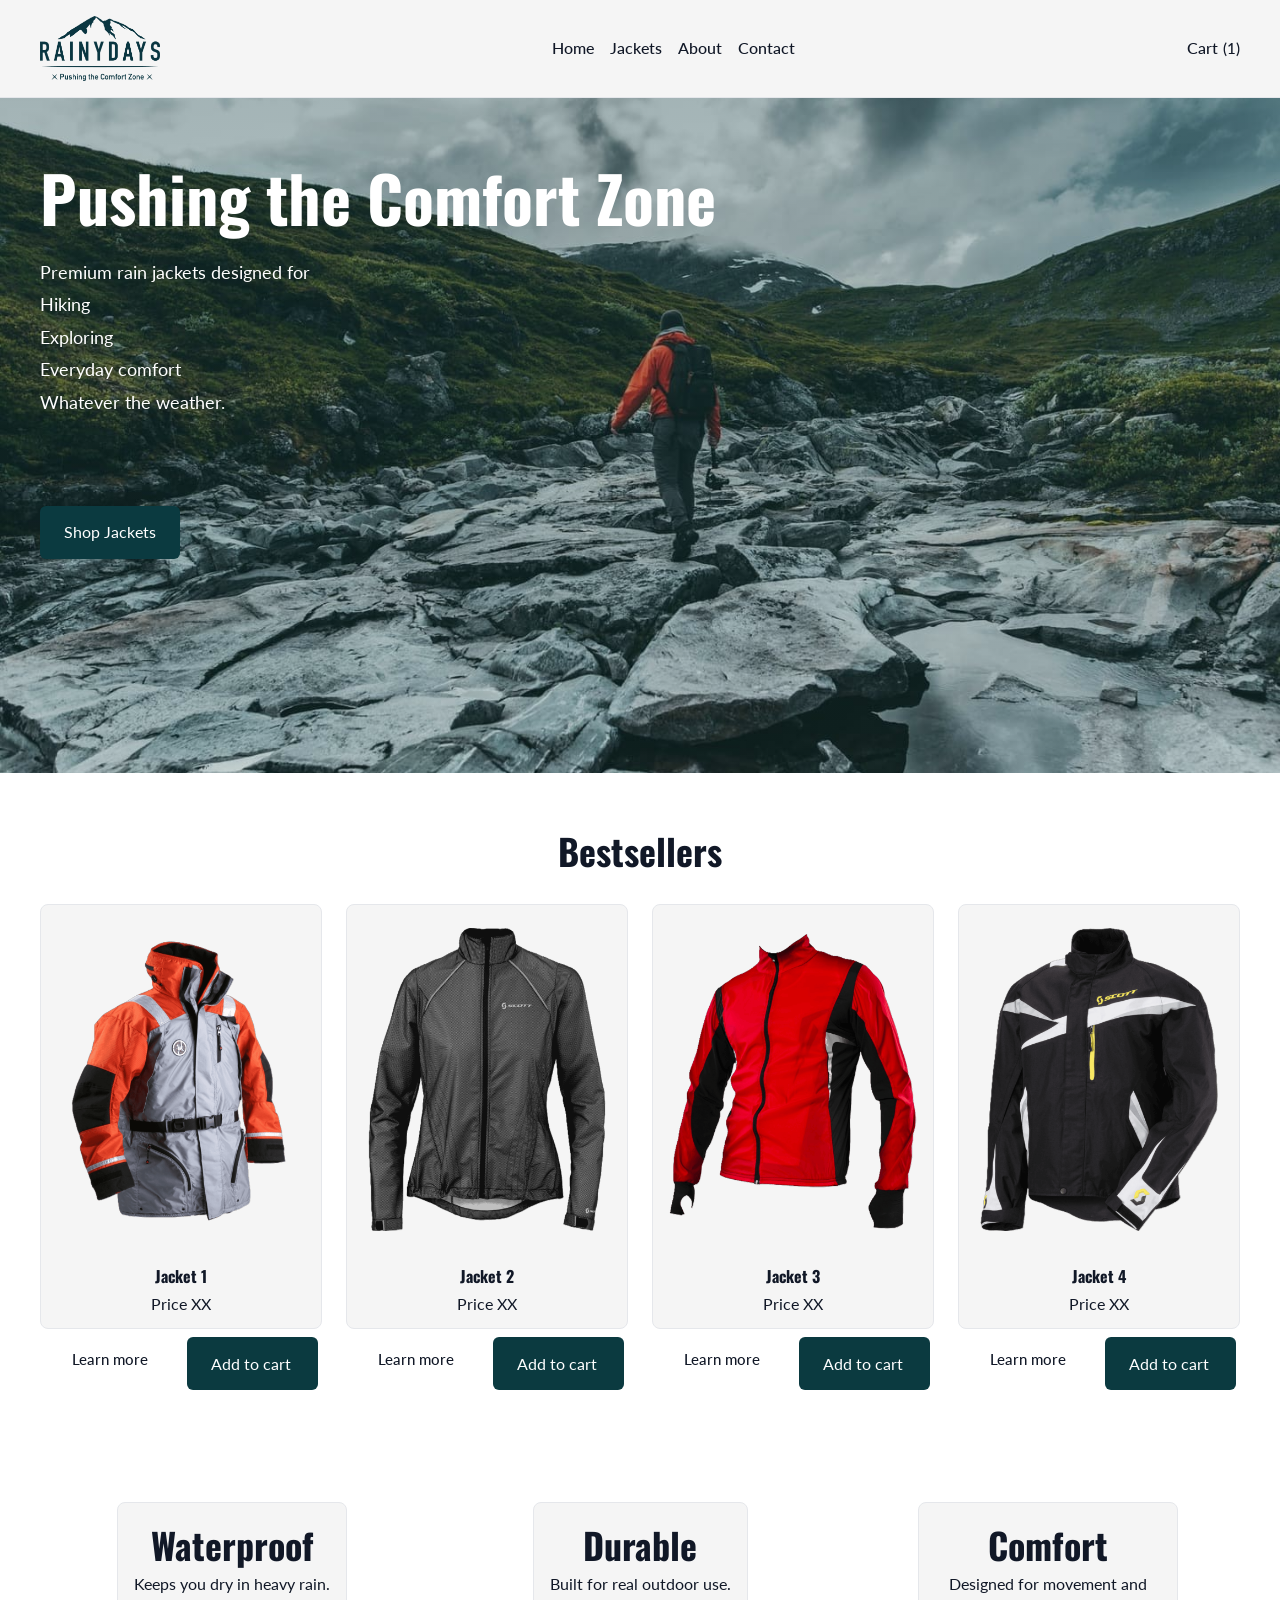
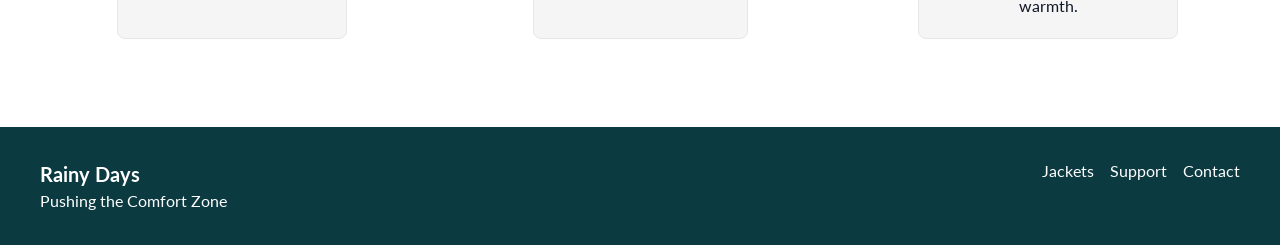
<file: index.html>
<!DOCTYPE html>
<html lang="en">
<head>
  <meta charset="UTF-8" />
  <meta name="viewport" content="width=device-width, initial-scale=1.0" />

  <title>Rainy Days | Home</title>
  <meta
    name="description"
    content="Premium rain jackets designed for outdoor adventures. Stay dry, comfortable, and ready for any weather."
  />

  <link rel="stylesheet" href="css/styles.css" />
  <link href="https://fonts.googleapis.com/css2?family=Oswald:wght@400;600;700&family=Lato:wght@300;400;700&display=swap" rel="stylesheet">
</head>

<body>
  <header class="site-header">
    <div class="container">
      <nav class="main-nav">
        <a href="index.html" class="logo">
          <img src="images/logos/Logo.png" alt="Rainy Days logo" class="logo-image" />
        </a>

        <input type="checkbox" id="menu-toggle" />

        <label for="menu-toggle" class="hamburger" aria-label="Open navigation menu">
          ☰
        </label>

        <ul class="nav-links">
          <li><a href="index.html">Home</a></li>
          <li><a href="jackets.html">Jackets</a></li>
          <li><a href="coming-soon.html">About</a></li>
          <li><a href="coming-soon.html">Contact</a></li>
        </ul>

        <a href="cart.html" class="cart-link" aria-current="page">
          <span class="cart-text">Cart</span>
          <span class="cart-icon" aria-hidden="true">🛒</span>
          <span class="cart-count">(1)</span>
        </a>
      </nav>
    </div>
  </header>

  <main>
    <section class="hero">
      <div class="container hero-content">
        <div class="hero-text">
          <h1>Pushing the Comfort Zone</h1>
          <p>
            Premium rain jackets designed for<br>
            Hiking<br>
            Exploring<br>
            Everyday comfort<br>
            Whatever the weather.
          </p>
          <a href="jackets.html" class="button hero-button">Shop Jackets</a>
        </div>
      </div>
    </section>

    <section class="bestsellers section-spacing">
      <div class="container">
        <h2 class="section-title">Bestsellers</h2>

        <div class="product-grid">
          <article class="product-card">

            <div class="product-card-box">
              <a href="product.html" class="product-image-link">
                <img src="images/products/Jacket-1.png" alt="Orange and grey waterproof jacket for outdoor adventures" />
              </a>

              <div class="product-card-body">
                <h3><a href="product.html" class="product-title-link">Jacket 1</a></h3>
                <p class="price">Price XX</p>
              </div>
            </div>

            <div class="product-card-actions">
              <a href="product.html" class="card-link">Learn more</a>
              <a href="cart.html" class="button">Add to cart</a>
            </div>

          </article>

          <article class="product-card">

            <div class="product-card-box">
              <a href="product.html" class="product-image-link">
                <img src="images/products/Jacket-2.png" alt="Lightweight grey outdoor jacket suitable for active use and changing weather conditions" />
              </a>

              <div class="product-card-body">
                <h3><a href="product.html" class="product-title-link">Jacket 2</a></h3>
                <p class="price">Price XX</p>
              </div>
            </div>

            <div class="product-card-actions">
              <a href="product.html" class="card-link">Learn more</a>
              <a href="cart.html" class="button">Add to cart</a>
            </div>

          </article>

          <article class="product-card">

            <div class="product-card-box">
              <a href="product.html" class="product-image-link">
                <img src="images/products/Jacket-3.png" alt="Red performance jacket designed for movement, comfort and outdoor activities" />
              </a>

              <div class="product-card-body">
                <h3><a href="product.html" class="product-title-link">Jacket 3</a></h3>
                <p class="price">Price XX</p>
              </div>
            </div>

            <div class="product-card-actions">
              <a href="product.html" class="card-link">Learn more</a>
              <a href="cart.html" class="button">Add to cart</a>
            </div>

          </article>

          <article class="product-card">

            <div class="product-card-box">
                            <a href="product.html" class="product-image-link">
                <img src="images/products/Jacket-4.png" alt="Black and grey technical rain jacket built for durability and everyday outdoor use" />
              </a>

              <div class="product-card-body">
                <h3><a href="product.html" class="product-title-link">Jacket 4</a></h3>
                <p class="price">Price XX</p>
              </div>
            </div>

            <div class="product-card-actions">
              <a href="product.html" class="card-link">Learn more</a>
              <a href="cart.html" class="button">Add to cart</a>
            </div>

          </article>
        </div>
      </div>
    </section>

    <section class="features section-spacing">
      <div class="container">
        <div class="feature-grid">
          <article class="feature-card">
            <h2>Waterproof</h2>
            <p>Keeps you dry in heavy rain.</p>
          </article>

          <article class="feature-card">
            <h2>Durable</h2>
            <p>Built for real outdoor use.</p>
          </article>

          <article class="feature-card">
            <h2>Comfort</h2>
            <p>Designed for movement and warmth.</p>
          </article>
        </div>
      </div>
    </section>
  </main>

  <footer class="site-footer">
    <div class="container footer-content">
      <div>
        <p class="footer-brand">Rainy Days</p>
        <p>Pushing the Comfort Zone</p>
      </div>

      <nav aria-label="Footer navigation">
        <ul class="footer-links">
          <li><a href="jackets.html">Jackets</a></li>
          <li><a href="coming-soon.html">Support</a></li>
          <li><a href="coming-soon.html">Contact</a></li>
        </ul>
      </nav>
    </div>
  </footer>
</body>
</html>
</file>
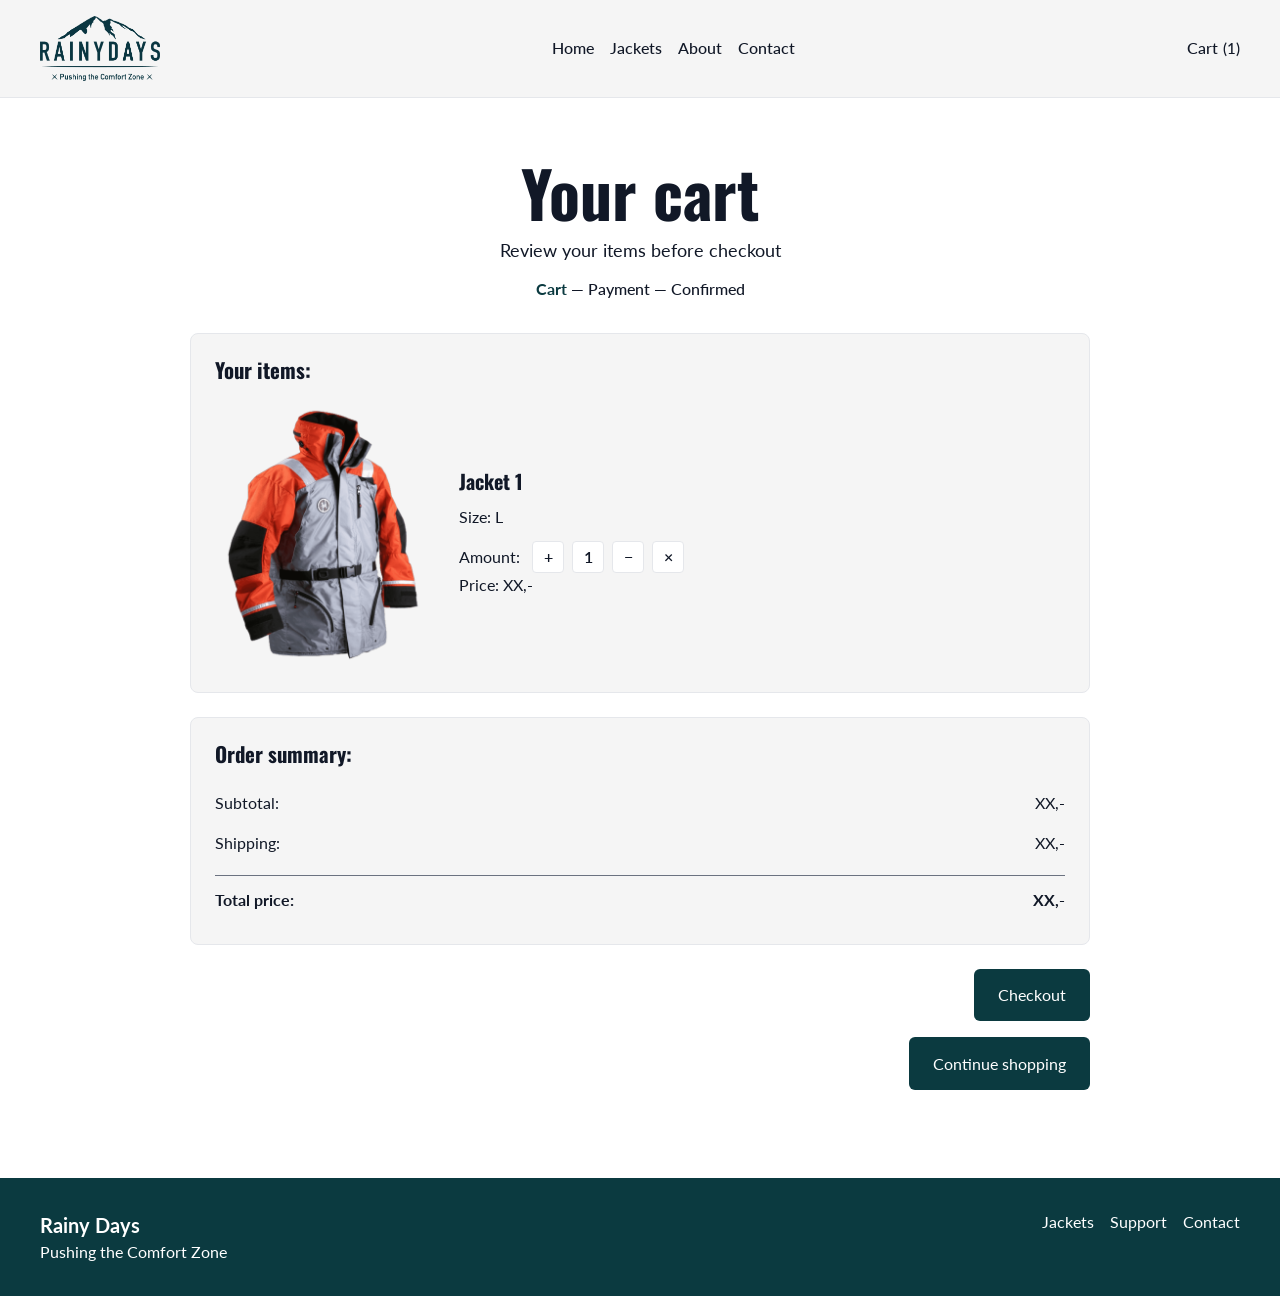
<file: cart.html>
<!DOCTYPE html>
<html lang="en">
<head>
  <meta charset="UTF-8" />
  <meta name="viewport" content="width=device-width, initial-scale=1.0" />

  <title>Rainy Days | Cart</title>
  <meta
    name="description"
    content="Review your selected items before continuing to checkout."
  />

  <link href="https://fonts.googleapis.com/css2?family=Oswald:wght@400;600;700&family=Lato:wght@300;400;700&display=swap" rel="stylesheet">
  <link rel="stylesheet" href="css/styles.css" />
</head>

<body>
  <header class="site-header">
    <div class="container">
      <nav class="main-nav">
        <a href="index.html" class="logo">
          <img src="images/logos/Logo.png" alt="Rainy Days logo" class="logo-image" />
        </a>

        <input type="checkbox" id="menu-toggle" />

        <label for="menu-toggle" class="hamburger" aria-label="Open navigation menu">
          ☰
        </label>

        <ul class="nav-links">
          <li><a href="index.html">Home</a></li>
          <li><a href="jackets.html">Jackets</a></li>
          <li><a href="coming-soon.html">About</a></li>
          <li><a href="coming-soon.html">Contact</a></li>
        </ul>

        <a href="cart.html" class="cart-link">
          <span class="cart-text">Cart</span>
          <span class="cart-icon" aria-hidden="true">🛒</span>
          <span class="cart-count">(1)</span>
        </a>
      </nav>
    </div>
  </header>

  <main>
    <section class="cart-page section-spacing">
      <div class="container cart-container">
        <header class="cart-header">
          <h1>Your cart</h1>
          <p class="cart-subtitle">Review your items before checkout</p>
          <p class="checkout-steps">
            <span class="active-step">Cart</span> — Payment — Confirmed
          </p>
        </header>

        <section class="cart-item-panel" aria-label="Items in cart">
          <h2 class="cart-panel-title">Your items:</h2>

          <article class="cart-item">
            <div class="cart-item-image">
              <img
                src="images/products/Jacket-1.png"
                alt="Orange and grey waterproof jacket designed for hiking and outdoor adventures"
              />
            </div>

            <div class="cart-item-details">
              <h3>Jacket 1</h3>
              <p>Size: L</p>

              <div class="cart-amount-row">
                <span>Amount:</span>
                <div class="cart-amount-controls" aria-label="Selected quantity">
                  <span class="cart-control">+</span>
                  <span class="cart-quantity">1</span>
                  <span class="cart-control">−</span>
                  <span class="cart-control">×</span>
                </div>
              </div>

              <p>Price: XX,-</p>
            </div>
          </article>
        </section>

        <section class="order-summary-panel" aria-label="Order summary">
          <h2 class="cart-panel-title">Order summary:</h2>

          <div class="summary-row">
            <span>Subtotal:</span>
            <span>XX,-</span>
          </div>

          <div class="summary-row">
            <span>Shipping:</span>
            <span>XX,-</span>
          </div>

          <div class="summary-row summary-total">
            <span>Total price:</span>
            <span>XX,-</span>
          </div>
        </section>

        <div class="cart-actions">
          <a href="checkout.html" class="button">Checkout</a>
          <a href="jackets.html" class="button">Continue shopping</a>
        </div>
      </div>
    </section>
  </main>

  <footer class="site-footer">
    <div class="container footer-content">
      <div>
        <p class="footer-brand">Rainy Days</p>
        <p>Pushing the Comfort Zone</p>
      </div>

      <nav aria-label="Footer navigation">
        <ul class="footer-links">
          <li><a href="jackets.html">Jackets</a></li>
          <li><a href="coming-soon.html">Support</a></li>
          <li><a href="coming-soon.html">Contact</a></li>
        </ul>
      </nav>
    </div>
  </footer>
</body>
</html>
</file>
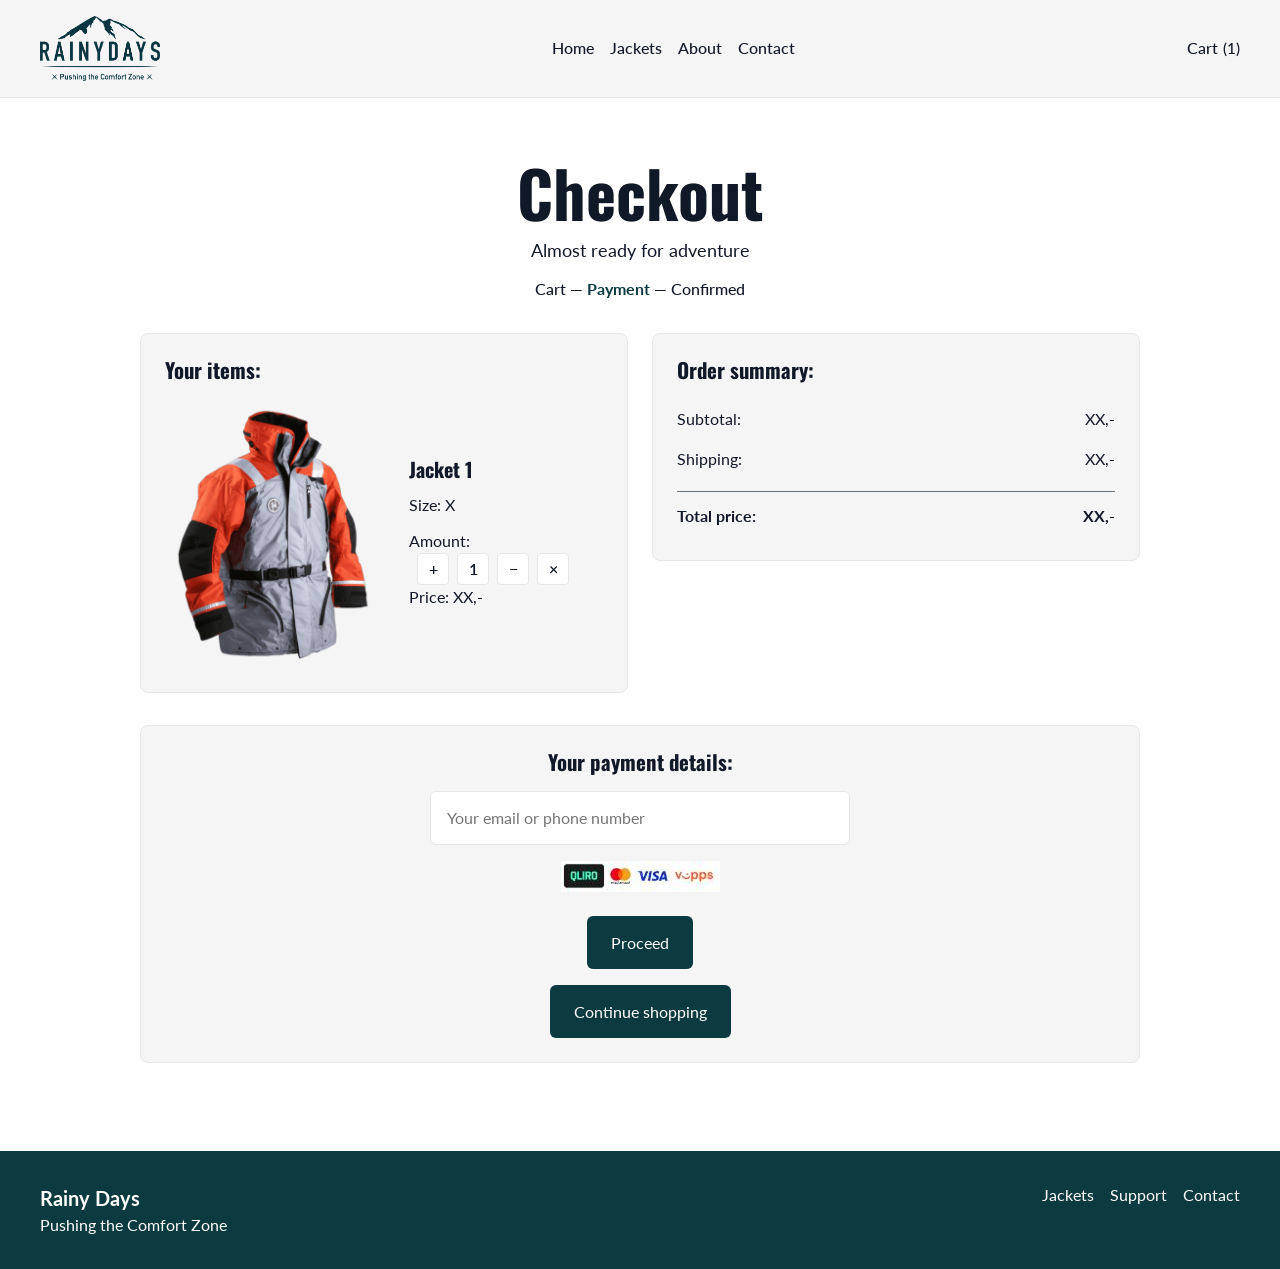
<file: checkout.html>
<!DOCTYPE html>
<html lang="en">
<head>
  <meta charset="UTF-8" />
  <meta name="viewport" content="width=device-width, initial-scale=1.0" />

  <title>Rainy Days | Checkout</title>
  <meta
    name="description"
    content="Complete your Rainy Days purchase by reviewing your items and entering your payment details."
  />

  <link href="https://fonts.googleapis.com/css2?family=Oswald:wght@400;600;700&family=Lato:wght@300;400;700&display=swap" rel="stylesheet">
  <link rel="stylesheet" href="css/styles.css" />
</head>

<body>
  <header class="site-header">
    <div class="container">
      <nav class="main-nav">
        <a href="index.html" class="logo">
          <img src="images/logos/Logo.png" alt="Rainy Days logo" class="logo-image" />
        </a>

        <input type="checkbox" id="menu-toggle" />

        <label for="menu-toggle" class="hamburger" aria-label="Open navigation menu">
          ☰
        </label>

        <ul class="nav-links">
          <li><a href="index.html">Home</a></li>
          <li><a href="jackets.html">Jackets</a></li>
          <li><a href="coming-soon.html">About</a></li>
          <li><a href="coming-soon.html">Contact</a></li>
        </ul>

        <a href="cart.html" class="cart-link" aria-current="page">
          <span class="cart-text">Cart</span>
          <span class="cart-icon" aria-hidden="true">🛒</span>
          <span class="cart-count">(1)</span>
        </a>
      </nav>
    </div>
  </header>

  <main>
    <section class="checkout-page section-spacing">
      <div class="container checkout-container">
        <header class="checkout-header">
          <h1>Checkout</h1>
          <p class="checkout-subtitle">Almost ready for adventure</p>
          <p class="checkout-steps">
            Cart — <span class="active-step">Payment</span> — Confirmed
          </p>
        </header>

        <div class="checkout-layout">
          <section class="checkout-item-panel" aria-label="Items in checkout">
            <h2 class="cart-panel-title">Your items:</h2>

            <article class="cart-item">
              <div class="cart-item-image">
                <img
                  src="images/products/Jacket-1.png"
                  alt="Orange and grey waterproof jacket designed for hiking and outdoor adventures"
                />
              </div>

              <div class="cart-item-details">
                <h3>Jacket 1</h3>
                <p>Size: X</p>

                <div class="cart-amount-row">
                  <span>Amount:</span>
                  <div class="cart-amount-controls" aria-label="Selected quantity">
                    <span class="cart-control">+</span>
                    <span class="cart-quantity">1</span>
                    <span class="cart-control">−</span>
                    <span class="cart-control">×</span>
                  </div>
                </div>

                <p>Price: XX,-</p>
              </div>
            </article>
          </section>

          <section class="order-summary-panel" aria-label="Order summary">
            <h2 class="cart-panel-title">Order summary:</h2>

            <div class="summary-row">
              <span>Subtotal:</span>
              <span>XX,-</span>
            </div>

            <div class="summary-row">
              <span>Shipping:</span>
              <span>XX,-</span>
            </div>

            <div class="summary-row summary-total">
              <span>Total price:</span>
              <span>XX,-</span>
            </div>
          </section>
        </div>

        <section class="payment-panel" aria-label="Payment details">
          <h2 class="payment-title">Your payment details:</h2>

          <form action="confirmed.html" class="payment-form">
            <label for="payment-contact" class="visually-hidden">
              Your email or phone number
            </label>
            <input
              type="text"
              id="payment-contact"
              name="payment-contact"
              class="payment-input"
              placeholder="Your email or phone number"
            />

            <div class="payment-icons">
              <img
                src="images/payment/payment-methods.png"
                alt="Accepted payment methods: Qliro, Mastercard, Visa and Vipps"
              />
            </div>

            <div class="checkout-actions">
              <a href="confirmed.html" class="button">Proceed</a>
              <a href="jackets.html" class="button">Continue shopping</a>
            </div>
          </form>
        </section>
      </div>
    </section>
  </main>

  <footer class="site-footer">
    <div class="container footer-content">
      <div>
        <p class="footer-brand">Rainy Days</p>
        <p>Pushing the Comfort Zone</p>
      </div>

      <nav aria-label="Footer navigation">
        <ul class="footer-links">
          <li><a href="jackets.html">Jackets</a></li>
          <li><a href="coming-soon.html">Support</a></li>
          <li><a href="coming-soon.html">Contact</a></li>
        </ul>
      </nav>
    </div>
  </footer>
</body>
</html>
</file>
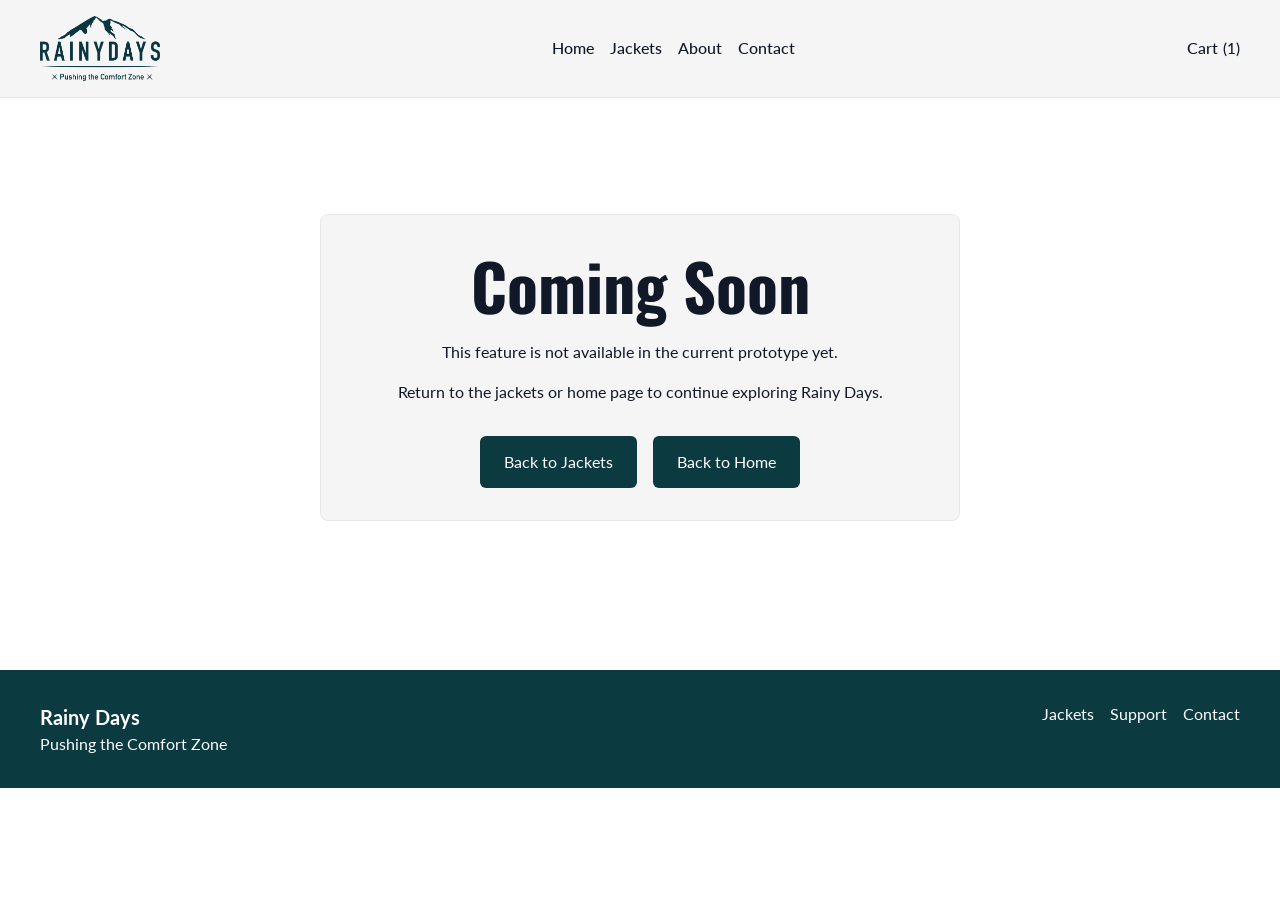
<file: coming-soon.html>
<!DOCTYPE html>
<html lang="en">
<head>
  <meta charset="UTF-8" />
  <meta name="viewport" content="width=device-width, initial-scale=1.0" />

  <title>Rainy Days | Coming Soon</title>
  <meta
    name="description"
    content="This Rainy Days feature is coming soon. Return to the store to continue exploring our jackets."
  />

  <link href="https://fonts.googleapis.com/css2?family=Oswald:wght@400;600;700&family=Lato:wght@300;400;700&display=swap" rel="stylesheet">
  <link rel="stylesheet" href="css/styles.css" />
</head>

<body>
  <header class="site-header">
    <div class="container">
      <nav class="main-nav">
        <a href="index.html" class="logo">
          <img src="images/logos/Logo.png" alt="Rainy Days logo" class="logo-image" />
        </a>

        <input type="checkbox" id="menu-toggle" />

        <label for="menu-toggle" class="hamburger" aria-label="Open navigation menu">
          ☰
        </label>

        <ul class="nav-links">
          <li><a href="index.html">Home</a></li>
          <li><a href="jackets.html">Jackets</a></li>
          <li><a href="coming-soon.html">About</a></li>
          <li><a href="coming-soon.html">Contact</a></li>
        </ul>

        <a href="cart.html" class="cart-link" aria-current="page">
          <span class="cart-text">Cart</span>
          <span class="cart-icon" aria-hidden="true">🛒</span>
          <span class="cart-count">(1)</span>
        </a>
      </nav>
    </div>
  </header>

  <main>
    <section class="coming-soon-page section-spacing">
      <div class="container coming-soon-container">
        <h1>Coming Soon</h1>
        <p class="coming-soon-text">
          This feature is not available in the current prototype yet.
        </p>
        <p class="coming-soon-text">
          Return to the jackets or home page to continue exploring Rainy Days.
        </p>

        <div class="coming-soon-actions">
          <a href="jackets.html" class="button">Back to Jackets</a>
          <a href="index.html" class="button">Back to Home</a>
        </div>
      </div>
    </section>
  </main>

  <footer class="site-footer">
    <div class="container footer-content">
      <div>
        <p class="footer-brand">Rainy Days</p>
        <p>Pushing the Comfort Zone</p>
      </div>

      <nav aria-label="Footer navigation">
        <ul class="footer-links">
          <li><a href="jackets.html">Jackets</a></li>
          <li><a href="coming-soon.html">Support</a></li>
          <li><a href="coming-soon.html">Contact</a></li>
        </ul>
      </nav>
    </div>
  </footer>
</body>
</html>
</file>
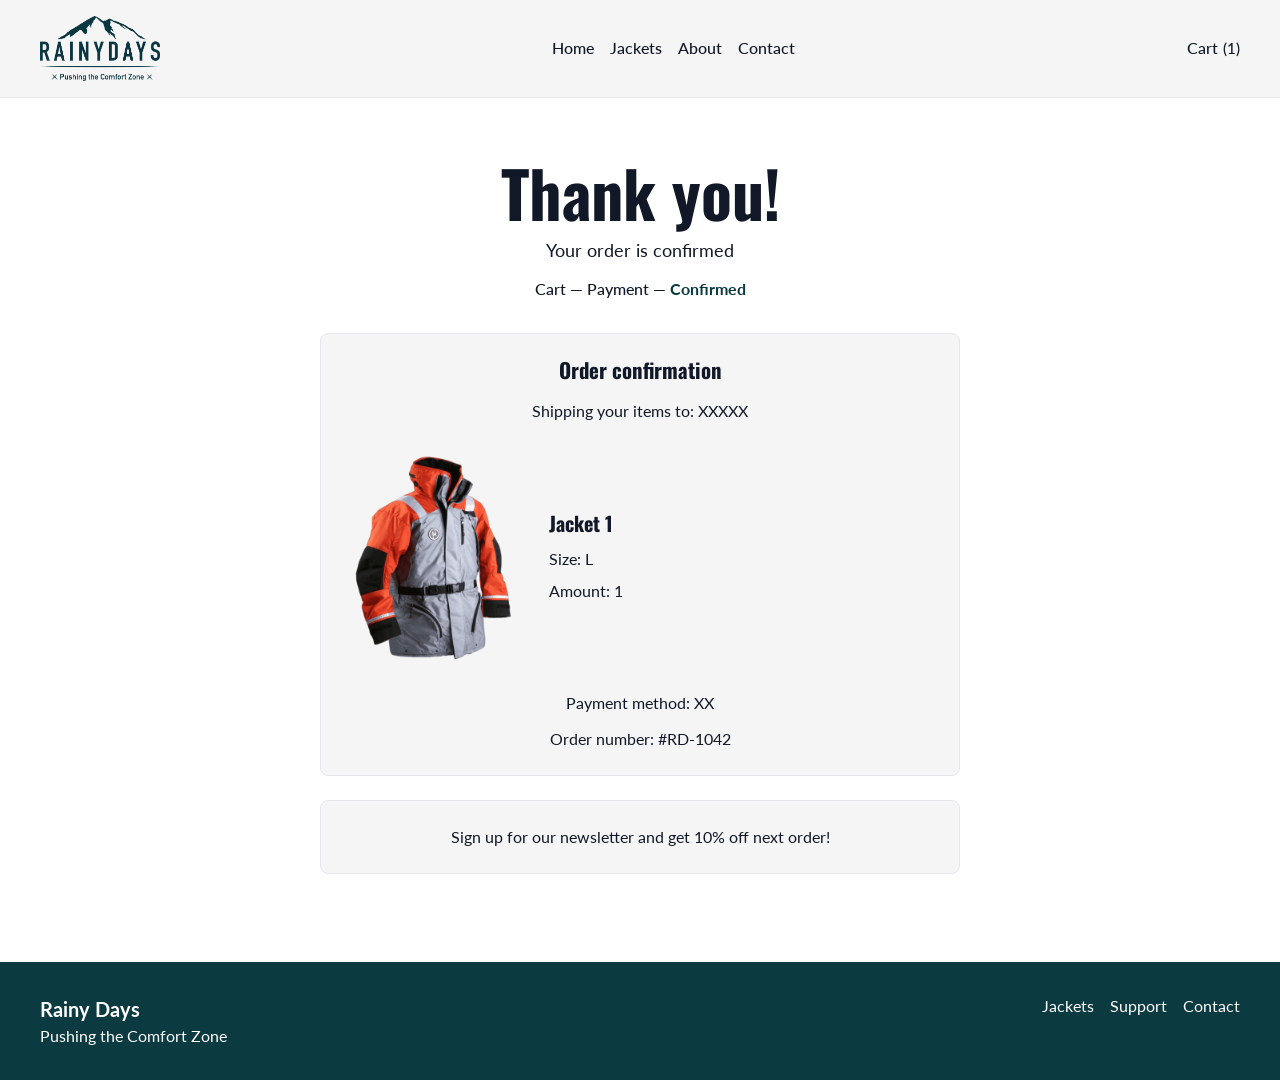
<file: confirmed.html>
<!DOCTYPE html>
<html lang="en">
<head>
  <meta charset="UTF-8" />
  <meta name="viewport" content="width=device-width, initial-scale=1.0" />

  <title>Rainy Days | Order Confirmed</title>
  <meta
    name="description"
    content="Your Rainy Days order has been confirmed. Review your order details and shipping information."
  />

  <link href="https://fonts.googleapis.com/css2?family=Oswald:wght@400;600;700&family=Lato:wght@300;400;700&display=swap" rel="stylesheet">
  <link rel="stylesheet" href="css/styles.css" />
</head>

<body>
  <header class="site-header">
    <div class="container">
      <nav class="main-nav">
        <a href="index.html" class="logo">
          <img src="images/logos/Logo.png" alt="Rainy Days logo" class="logo-image" />
        </a>

        <input type="checkbox" id="menu-toggle" />

        <label for="menu-toggle" class="hamburger" aria-label="Open navigation menu">
          ☰
        </label>

        <ul class="nav-links">
          <li><a href="index.html">Home</a></li>
          <li><a href="jackets.html">Jackets</a></li>
          <li><a href="coming-soon.html">About</a></li>
          <li><a href="coming-soon.html">Contact</a></li>
        </ul>

        <a href="cart.html" class="cart-link" aria-current="page">
          <span class="cart-text">Cart</span>
          <span class="cart-icon" aria-hidden="true">🛒</span>
          <span class="cart-count">(1)</span>
        </a>
      </nav>
    </div>
  </header>

  <main>
    <section class="confirmed-page section-spacing">
      <div class="container confirmed-container">
        <header class="confirmed-header">
          <h1>Thank you!</h1>
          <p class="confirmed-subtitle">Your order is confirmed</p>
          <p class="checkout-steps">
            Cart — Payment — <span class="active-step">Confirmed</span>
          </p>
        </header>

        <section class="confirmation-panel" aria-label="Order confirmation">
          <h2 class="cart-panel-title">Order confirmation</h2>

          <p class="shipping-text">Shipping your items to: XXXXX</p>

          <div class="confirmed-item">
            <div class="confirmed-item-image">
              <img
                src="images/products/Jacket-1.png"
                alt="Orange and grey waterproof jacket designed for hiking and outdoor adventures"
              />
            </div>

            <div class="confirmed-item-details">
              <h3>Jacket 1</h3>
              <p>Size: L</p>
              <p>Amount: 1</p>
            </div>
          </div>

          <p class="confirmation-meta">Payment method: XX</p>
          <p class="confirmation-meta">Order number: #RD-1042</p>
        </section>

        <section class="newsletter-panel" aria-label="Newsletter sign-up">
          <p>Sign up for our newsletter and get 10% off next order!</p>
        </section>
      </div>
    </section>
  </main>

  <footer class="site-footer">
    <div class="container footer-content">
      <div>
        <p class="footer-brand">Rainy Days</p>
        <p>Pushing the Comfort Zone</p>
      </div>

      <nav aria-label="Footer navigation">
        <ul class="footer-links">
          <li><a href="jackets.html">Jackets</a></li>
          <li><a href="coming-soon.html">Support</a></li>
          <li><a href="coming-soon.html">Contact</a></li>
        </ul>
      </nav>
    </div>
  </footer>
</body>
</html>
</file>
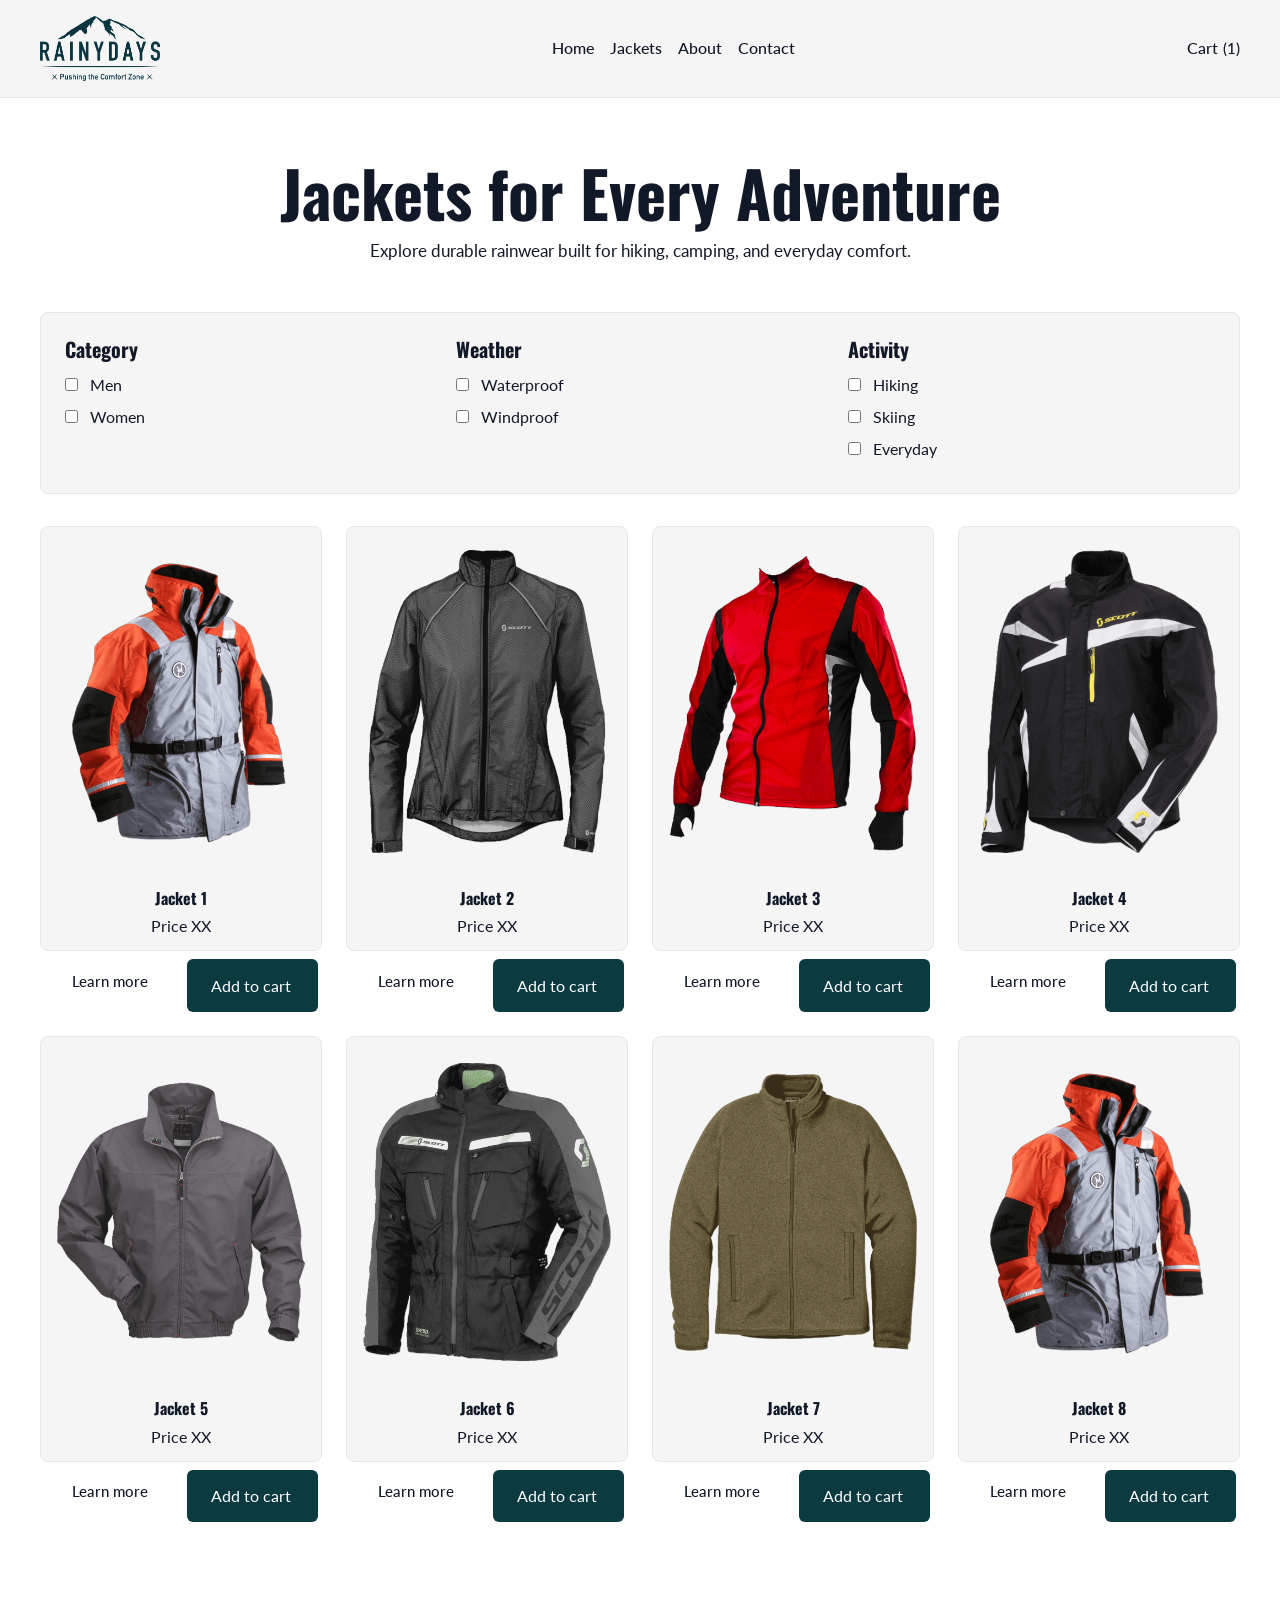
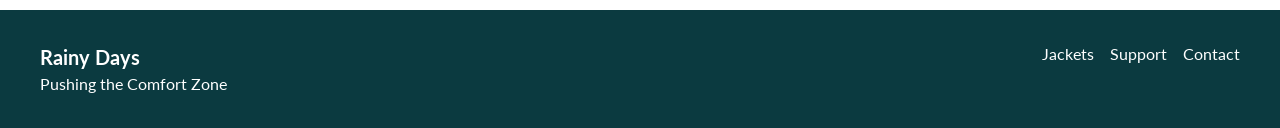
<file: jackets.html>
<!DOCTYPE html>
<html lang="en">
<head>
  <meta charset="UTF-8" />
  <meta name="viewport" content="width=device-width, initial-scale=1.0" />

  <title>Rainy Days | Jackets</title>
  <meta
    name="description"
    content="Explore our range of durable rain jackets for hiking, camping, skiing and everyday comfort."
  />

  <link href="https://fonts.googleapis.com/css2?family=Oswald:wght@400;600;700&family=Lato:wght@300;400;700&display=swap" rel="stylesheet">
  <link rel="stylesheet" href="css/styles.css" />
</head>

<body>
  <header class="site-header">
    <div class="container">
      <nav class="main-nav">
        <a href="index.html" class="logo">
          <img src="images/logos/Logo.png" alt="Rainy Days logo" class="logo-image" />
        </a>

        <input type="checkbox" id="menu-toggle" />

        <label for="menu-toggle" class="hamburger" aria-label="Open navigation menu">
          ☰
        </label>

        <ul class="nav-links">
          <li><a href="index.html">Home</a></li>
          <li><a href="jackets.html">Jackets</a></li>
          <li><a href="coming-soon.html">About</a></li>
          <li><a href="coming-soon.html">Contact</a></li>
        </ul>

        <a href="cart.html" class="cart-link" aria-current="page">
          <span class="cart-text">Cart</span>
          <span class="cart-icon" aria-hidden="true">🛒</span>
          <span class="cart-count">(1)</span>
        </a>
      </nav>
    </div>
  </header>

  <main>
    <section class="listing-intro section-spacing">
      <div class="container">
        <h1>Jackets for Every Adventure</h1>
        <p class="listing-description">
          Explore durable rainwear built for hiking, camping, and everyday comfort.
        </p>
      </div>
    </section>

    <section class="jackets-page section-spacing">
      <div class="container jackets-layout">
        <aside class="filters" aria-label="Product filters">
          <div class="filter-group">
            <h2>Category</h2>
            <label><input type="checkbox" /> Men</label>
            <label><input type="checkbox" /> Women</label>
          </div>

          <div class="filter-group">
            <h2>Weather</h2>
            <label><input type="checkbox" /> Waterproof</label>
            <label><input type="checkbox" /> Windproof</label>
          </div>

          <div class="filter-group">
            <h2>Activity</h2>
            <label><input type="checkbox" /> Hiking</label>
            <label><input type="checkbox" /> Skiing</label>
            <label><input type="checkbox" /> Everyday</label>
          </div>
        </aside>

        <section class="listing-results" aria-label="Rain jacket products">
          <div class="product-grid listing-grid">
            <article class="product-card">
              <div class="product-card-box">
                <a href="product.html" class="product-image-link">
                  <img
                    src="images/products/Jacket-1.png"
                    alt="Orange and grey waterproof jacket designed for hiking and outdoor adventures"
                  />
                </a>

                <div class="product-card-body">
                  <h3><a href="product.html" class="product-title-link">Jacket 1</a></h3>
                  <p class="price">Price XX</p>
                </div>
              </div>

              <div class="product-card-actions">
                <a href="product.html" class="card-link">Learn more</a>
                <a href="cart.html" class="button">Add to cart</a>
              </div>
            </article>

            <article class="product-card">
              <div class="product-card-box">
                <a href="product.html" class="product-image-link">
                  <img
                    src="images/products/Jacket-2.png"
                    alt="Lightweight grey outdoor jacket suitable for active use and changing weather conditions"
                  />
                </a>

                <div class="product-card-body">
                  <h3><a href="product.html" class="product-title-link">Jacket 2</a></h3>
                  <p class="price">Price XX</p>
                </div>
              </div>

              <div class="product-card-actions">
                <a href="product.html" class="card-link">Learn more</a>
                <a href="cart.html" class="button">Add to cart</a>
              </div>
            </article>

            <article class="product-card">
              <div class="product-card-box">
                <a href="product.html" class="product-image-link">
                  <img
                    src="images/products/Jacket-3.png"
                    alt="Red performance jacket designed for movement, comfort and outdoor activities"
                  />
                </a>

                <div class="product-card-body">
                  <h3><a href="product.html" class="product-title-link">Jacket 3</a></h3>
                  <p class="price">Price XX</p>
                </div>
              </div>

              <div class="product-card-actions">
                <a href="product.html" class="card-link">Learn more</a>
                <a href="cart.html" class="button">Add to cart</a>
              </div>
            </article>

            <article class="product-card">
              <div class="product-card-box">
                <a href="product.html" class="product-image-link">
                  <img
                    src="images/products/Jacket-4.png"
                    alt="Black and grey technical rain jacket built for durability and everyday outdoor use"
                  />
                </a>

                <div class="product-card-body">
                  <h3><a href="product.html" class="product-title-link">Jacket 4</a></h3>
                  <p class="price">Price XX</p>
                </div>
              </div>

              <div class="product-card-actions">
                <a href="product.html" class="card-link">Learn more</a>
                <a href="cart.html" class="button">Add to cart</a>
              </div>
            </article>

            <article class="product-card">
              <div class="product-card-box">
                <a href="product.html" class="product-image-link">
                  <img
                    src="images/products/Jacket-5.png"
                    alt="Dark outdoor rain jacket built for cold and wet conditions"
                  />
                </a>

                <div class="product-card-body">
                  <h3><a href="product.html" class="product-title-link">Jacket 5</a></h3>
                  <p class="price">Price XX</p>
                </div>
              </div>

              <div class="product-card-actions">
                <a href="product.html" class="card-link">Learn more</a>
                <a href="cart.html" class="button">Add to cart</a>
              </div>
            </article>

            <article class="product-card">
              <div class="product-card-box">
                <a href="product.html" class="product-image-link">
                  <img
                    src="images/products/Jacket-6.png"
                    alt="Waterproof outdoor jacket designed for everyday movement and comfort"
                  />
                </a>

                <div class="product-card-body">
                  <h3><a href="product.html" class="product-title-link">Jacket 6</a></h3>
                  <p class="price">Price XX</p>
                </div>
              </div>

              <div class="product-card-actions">
                <a href="product.html" class="card-link">Learn more</a>
                <a href="cart.html" class="button">Add to cart</a>
              </div>
            </article>

            <article class="product-card">
              <div class="product-card-box">
                <a href="product.html" class="product-image-link">
                  <img
                    src="images/products/Jacket-7.png"
                    alt="Grey and blue technical rain jacket for outdoor performance and harsh weather"
                  />
                </a>

                <div class="product-card-body">
                  <h3><a href="product.html" class="product-title-link">Jacket 7</a></h3>
                  <p class="price">Price XX</p>
                </div>
              </div>

              <div class="product-card-actions">
                <a href="product.html" class="card-link">Learn more</a>
                <a href="cart.html" class="button">Add to cart</a>
              </div>
            </article>

            <article class="product-card">
              <div class="product-card-box">
                <a href="product.html" class="product-image-link">
                  <img
                    src="images/products/Jacket-1.png"
                    alt="Orange and grey waterproof jacket designed for hiking and outdoor adventures"
                  />
                </a>

                <div class="product-card-body">
                  <h3><a href="product.html" class="product-title-link">Jacket 8</a></h3>
                  <p class="price">Price XX</p>
                </div>
              </div>

              <div class="product-card-actions">
                <a href="product.html" class="card-link">Learn more</a>
                <a href="cart.html" class="button">Add to cart</a>
              </div>
            </article>
          </div>
        </section>
      </div>
    </section>
  </main>

  <footer class="site-footer">
    <div class="container footer-content">
      <div>
        <p class="footer-brand">Rainy Days</p>
        <p>Pushing the Comfort Zone</p>
      </div>

      <nav aria-label="Footer navigation">
        <ul class="footer-links">
          <li><a href="jackets.html">Jackets</a></li>
          <li><a href="coming-soon.html">Support</a></li>
          <li><a href="coming-soon.html">Contact</a></li>
        </ul>
      </nav>
    </div>
  </footer>
</body>
</html>
</file>
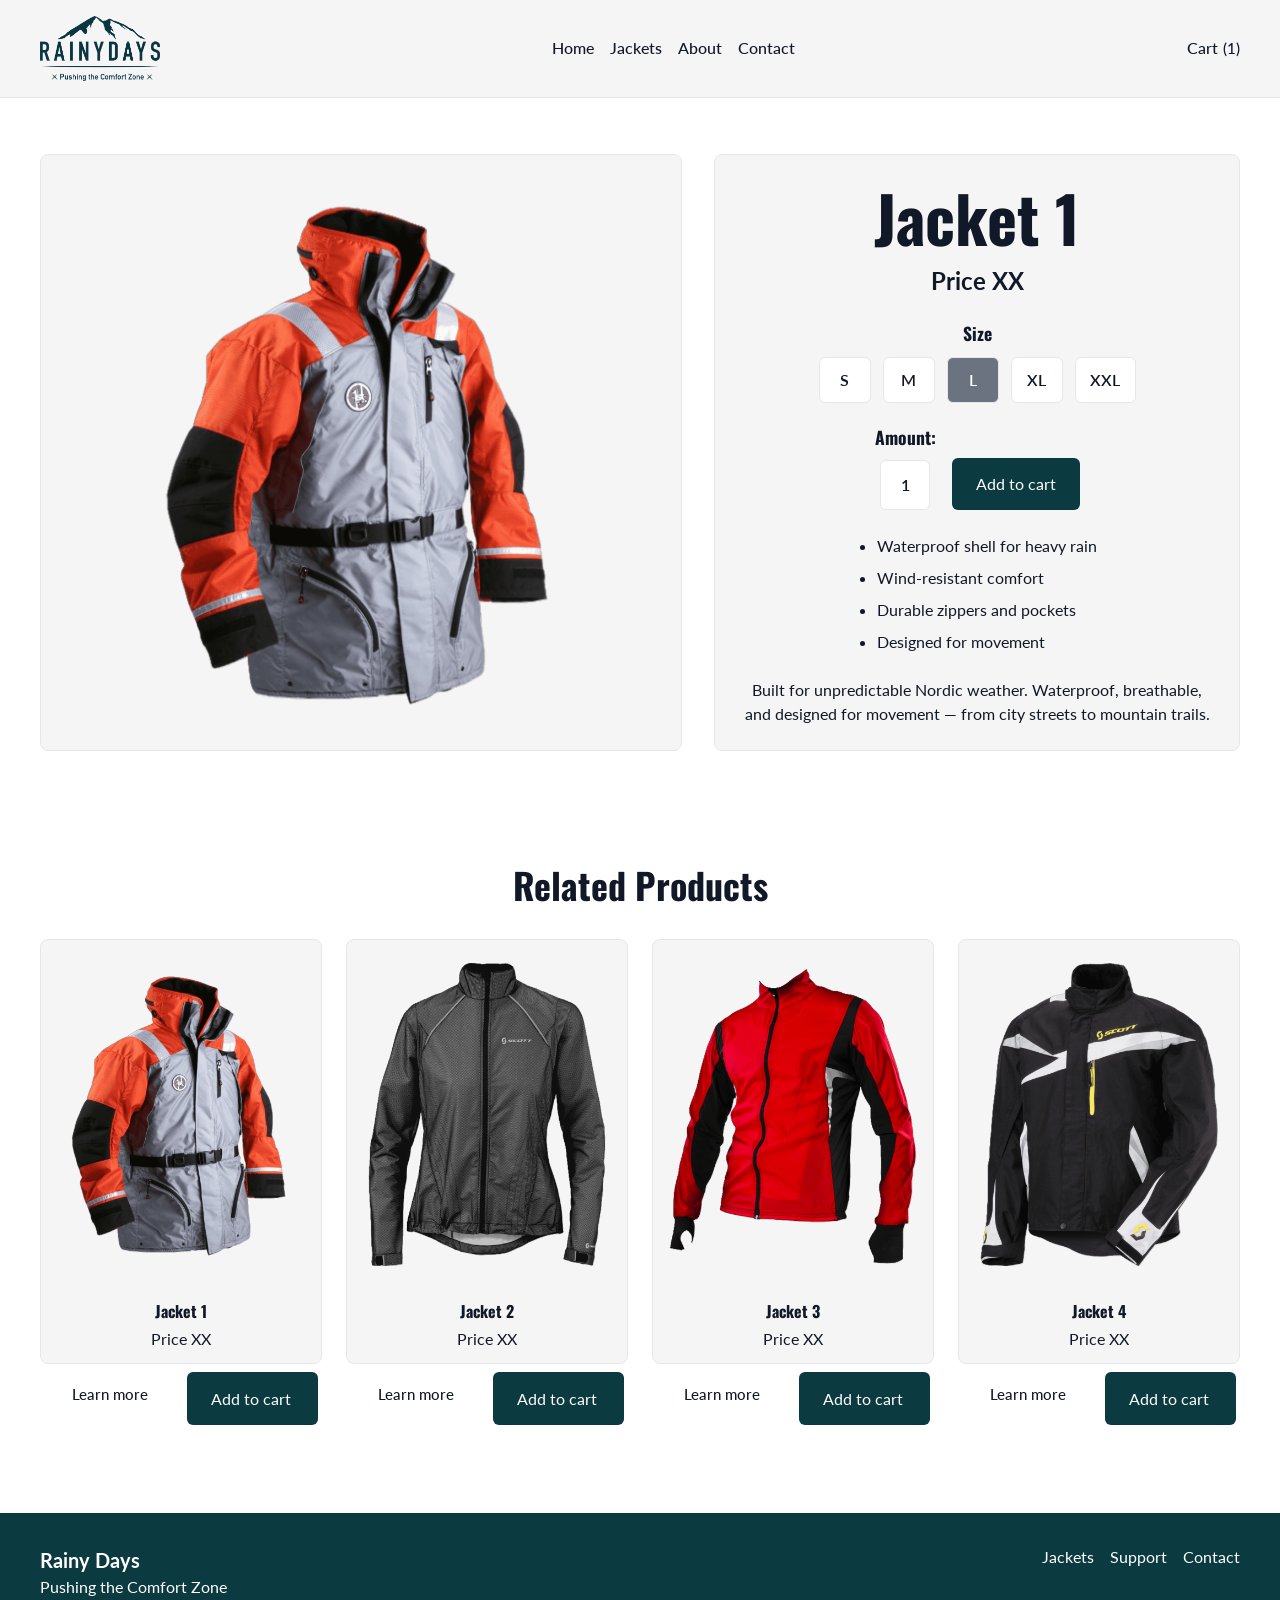
<file: product.html>
<!DOCTYPE html>
<html lang="en">
<head>
  <meta charset="UTF-8" />
  <meta name="viewport" content="width=device-width, initial-scale=1.0" />

  <title>Rainy Days | Product</title>
  <meta
    name="description"
    content="Detailed view of a premium Rainy Days jacket with size options, quantity selection and related products."
  />

  <link href="https://fonts.googleapis.com/css2?family=Oswald:wght@400;600;700&family=Lato:wght@300;400;700&display=swap" rel="stylesheet">
  <link rel="stylesheet" href="css/styles.css" />
</head>

<body>
  <header class="site-header">
    <div class="container">
      <nav class="main-nav">
        <a href="index.html" class="logo">
          <img src="images/logos/Logo.png" alt="Rainy Days logo" class="logo-image" />
        </a>

        <input type="checkbox" id="menu-toggle" />

        <label for="menu-toggle" class="hamburger" aria-label="Open navigation menu">
          ☰
        </label>

        <ul class="nav-links">
          <li><a href="index.html">Home</a></li>
          <li><a href="jackets.html">Jackets</a></li>
          <li><a href="coming-soon.html">About</a></li>
          <li><a href="coming-soon.html">Contact</a></li>
        </ul>

        <a href="cart.html" class="cart-link" aria-current="page">
          <span class="cart-text">Cart</span>
          <span class="cart-icon" aria-hidden="true">🛒</span>
          <span class="cart-count">(1)</span>
        </a>
      </nav>
    </div>
  </header>

  <main>
    <section class="product-page section-spacing">
      <div class="container">
        <div class="product-layout">
          <section class="product-image-panel">
            <img
              src="images/products/Jacket-1.png"
              alt="Orange and grey waterproof jacket designed for hiking and outdoor adventures"
              class="product-main-image"
            />
          </section>

          <section class="product-details-panel">
            <h1>Jacket 1</h1>
            <p class="product-price">Price XX</p>

            <div class="size-selector">
              <h2 class="product-subheading">Size</h2>
              <div class="size-options" aria-label="Available sizes">
                <span class="size-button">S</span>
                <span class="size-button">M</span>
                <span class="size-button size-button-active">L</span>
                <span class="size-button">XL</span>
                <span class="size-button">XXL</span>
              </div>
            </div>

            <div class="quantity-add">
              <div class="quantity-box">
                <h2 class="product-subheading">Amount:</h2>
                <div class="quantity-display">1</div>
              </div>

              <a href="cart.html" class="button product-add-button">Add to cart</a>
            </div>

            <section class="product-features-list">
              <h2 class="visually-hidden">Product features</h2>
              <ul>
                <li>Waterproof shell for heavy rain</li>
                <li>Wind-resistant comfort</li>
                <li>Durable zippers and pockets</li>
                <li>Designed for movement</li>
              </ul>
            </section>

            <section class="product-description">
              <h2 class="visually-hidden">Product description</h2>
              <p>
                Built for unpredictable Nordic weather. Waterproof, breathable,
                and designed for movement — from city streets to mountain trails.
              </p>
            </section>
          </section>
        </div>
      </div>
    </section>

    <section class="related-products section-spacing">
      <div class="container">
        <h2 class="section-title">Related Products</h2>

        <div class="product-grid">
          <article class="product-card">
            <div class="product-card-box">
              <a href="product.html" class="product-image-link">
                <img
                  src="images/products/Jacket-1.png"
                  alt="Orange and grey waterproof jacket designed for hiking and outdoor adventures"
                />
              </a>

              <div class="product-card-body">
                <h3><a href="product.html" class="product-title-link">Jacket 1</a></h3>
                <p class="price">Price XX</p>
              </div>
            </div>

            <div class="product-card-actions">
              <a href="product.html" class="card-link">Learn more</a>
              <a href="cart.html" class="button">Add to cart</a>
            </div>
          </article>

          <article class="product-card">
            <div class="product-card-box">
              <a href="product.html" class="product-image-link">
                <img
                  src="images/products/Jacket-2.png"
                  alt="Lightweight grey outdoor jacket suitable for active use and changing weather conditions"
                />
              </a>

              <div class="product-card-body">
                <h3><a href="product.html" class="product-title-link">Jacket 2</a></h3>
                <p class="price">Price XX</p>
              </div>
            </div>

            <div class="product-card-actions">
              <a href="product.html" class="card-link">Learn more</a>
              <a href="cart.html" class="button">Add to cart</a>
            </div>
          </article>

          <article class="product-card">
            <div class="product-card-box">
              <a href="product.html" class="product-image-link">
                <img
                  src="images/products/Jacket-3.png"
                  alt="Red performance jacket designed for movement, comfort and outdoor activities"
                />
              </a>

              <div class="product-card-body">
                <h3><a href="product.html" class="product-title-link">Jacket 3</a></h3>
                <p class="price">Price XX</p>
              </div>
            </div>

            <div class="product-card-actions">
              <a href="product.html" class="card-link">Learn more</a>
              <a href="cart.html" class="button">Add to cart</a>
            </div>
          </article>

          <article class="product-card">
            <div class="product-card-box">
              <a href="product.html" class="product-image-link">
                <img
                  src="images/products/Jacket-4.png"
                  alt="Black and grey technical rain jacket built for durability and everyday outdoor use"
                />
              </a>

              <div class="product-card-body">
                <h3><a href="product.html" class="product-title-link">Jacket 4</a></h3>
                <p class="price">Price XX</p>
              </div>
            </div>

            <div class="product-card-actions">
              <a href="product.html" class="card-link">Learn more</a>
              <a href="cart.html" class="button">Add to cart</a>
            </div>
          </article>
        </div>
      </div>
    </section>
  </main>

  <footer class="site-footer">
    <div class="container footer-content">
      <div>
        <p class="footer-brand">Rainy Days</p>
        <p>Pushing the Comfort Zone</p>
      </div>

      <nav aria-label="Footer navigation">
        <ul class="footer-links">
          <li><a href="jackets.html">Jackets</a></li>
          <li><a href="coming-soon.html">Support</a></li>
          <li><a href="coming-soon.html">Contact</a></li>
        </ul>
      </nav>
    </div>
  </footer>
</body>
</html>
</file>
<file: css/styles.css>
/* =========================
   RESET
========================= */
* {
  margin: 0;
  padding: 0;
  box-sizing: border-box;
}

/* =========================
   ROOT / DESIGN TOKENS
========================= */
:root {
  --color-primary: #0b3a40;
  --color-primary-hover: #14646e;
  --color-background: #ffffff;
  --color-surface: #f5f5f5;
  --color-text: #111827;
  --color-muted: #6b7280;
  --color-border: #e5e7eb;

  --max-width: 1200px;
  --border-radius: 10px;
  --shadow-soft: 0 4px 12px rgba(0, 0, 0, 0.08);
}

/* =========================
   BASE
========================= */
html {
  scroll-behavior: smooth;
}

body {
  font-family: 'Lato', sans-serif;
  line-height: 1.5;
  background-color: var(--color-background);
  color: var(--color-text);
}

h1,
h2,
h3 {
  font-family: 'Oswald', sans-serif;
  line-height: 1.2;
}

h1 {
  font-size: clamp(2.5rem, 5vw, 4.5rem);
}

h2 {
  font-size: clamp(1.75rem, 3vw, 2.25rem);
}

h3 {
  font-size: 1.25rem;
}

p {
  color: var(--color-text);
}

img {
  display: block;
  width: 100%;
  height: auto;
}

a {
  color: inherit;
}

.container {
  width: min(100% - 2rem, var(--max-width));
  margin: 0 auto;
}

.section-spacing {
  padding: 3.5rem 0;
}

.section-title {
  text-align: center;
  margin-bottom: 2rem;
}

/* =========================
   ACCESSIBILITY
========================= */
.visually-hidden {
  position: absolute;
  width: 1px;
  height: 1px;
  padding: 0;
  margin: -1px;
  overflow: hidden;
  clip: rect(0, 0, 0, 0);
  white-space: nowrap;
  border: 0;
}

/* =========================
   BUTTONS / LINKS
========================= */
.button {
  display: inline-block;
  background-color: var(--color-primary);
  color: var(--color-background);
  text-decoration: none;
  padding: 0.9rem 1.5rem;
  border-radius: 6px;
  font-weight: 700;
  transition: background-color 0.2s ease;
  border: none;
  cursor: pointer;
  font: inherit;
}

.button:hover,
.button:focus-visible {
  background-color: var(--color-primary-hover);
}

.button-small {
  padding: 0.7rem 1rem;
  font-size: 0.95rem;
}

.text-link {
  text-decoration: none;
  font-weight: 600;
}

.text-link:hover,
.text-link:focus-visible {
  text-decoration: underline;
}

/* =========================
   HEADER / NAV
========================= */
.site-header {
  background-color: var(--color-surface);
  border-bottom: 1px solid var(--color-border);
  padding: 1rem 0;
}

.main-nav {
  display: flex;
  flex-wrap: wrap;
  align-items: center;
  gap: 1rem;
}

.logo {
  display: inline-block;
  text-decoration: none;
  margin-right: auto;
}

.logo-image {
  width: 120px;
  height: auto;
}

#menu-toggle {
  display: none;
}

.hamburger {
  display: block;
  font-size: 2rem;
  line-height: 1;
  cursor: pointer;
  order: 3;
}

.nav-links {
  display: none;
  order: 4;
  width: 100%;
  list-style: none;
  flex-direction: column;
  gap: 1rem;
  padding-top: 0.5rem;
}

#menu-toggle:checked + .hamburger + .nav-links {
  display: flex;
}

.nav-links a,
.cart-link {
  text-decoration: none;
  font-weight: 500;
}

.nav-links a:hover,
.nav-links a:focus-visible,
.nav-links a[aria-current="page"],
.cart-link:hover,
.cart-link:focus-visible {
  text-decoration: underline;
}

.cart-link {
  display: inline-flex;
  align-items: center;
  gap: 0.3rem;
  order: 2;
}

.cart-text {
  display: none;
}

.cart-icon {
  font-size: 1.4rem;
  line-height: 1;
}

.cart-count {
  font-weight: 700;
  font-size: 0.95rem;
}

/* =========================
   HERO
========================= */
.hero {
  min-height: 75vh;
  display: flex;
  align-items: flex-start;
  background-image:
    linear-gradient(rgba(11, 58, 64, 0.35), rgba(11, 58, 64, 0.2)),
    url("../images/hero/Hero.jpg");
  background-size: cover;
  background-position: center;
  background-repeat: no-repeat;
  color: var(--color-background);
}

.hero-content {
  padding: 6rem 0;
}

.hero-text {
  max-width: 48rem;
  display: flex;
  flex-direction: column;
  justify-content: center;
  gap: 1.5rem;
  margin-top: -2rem;
}

.hero-text h1 {
  color: var(--color-background);
  font-size: clamp(2.4rem, 5vw, 4.5rem);
  line-height: 1.1;
  max-width: 100%;
}

.hero-text p {
  color: var(--color-background);
  max-width: 22rem;
  font-size: 1.125rem;
  line-height: 1.8;
}

.hero-button {
  margin-top: 4rem;
  align-self: flex-start;
}

/* =========================
   HOMEPAGE SECTIONS
========================= */
.bestsellers {
  background-color: var(--color-background);
}

.features {
  background-color: var(--color-background);
}

/* =========================
   PRODUCT GRID
========================= */
.product-grid {
  display: grid;
  gap: 1.5rem;
}

.product-card {
  background-color: transparent;
  border-radius: 8px;
  overflow: visible;
}

.product-card-box {
  background-color: var(--color-surface);
  border: 1px solid var(--color-border);
  border-radius: 8px;
  overflow: hidden;
}

.product-image-link {
  display: block;
}

.product-card img {
  aspect-ratio: 4 / 5;
  object-fit: contain;
  padding: 1rem;
}

.product-card-body {
  text-align: center;
  padding: 0.75rem 1rem 0.75rem;
}

.product-card-body h3 {
  margin-bottom: 0.4rem;
  font-size: 1rem;
}

.product-title-link {
  text-decoration: none;
  color: inherit;
}

.product-title-link:hover,
.product-title-link:focus-visible {
  text-decoration: underline;
}

.price {
  font-weight: 400;
}

.product-card-actions {
  display: grid;
  grid-template-columns: 1fr 1fr;
  gap: 0.75rem;
  padding: 0 0.25rem 0;
  margin-top: 0.5rem;
}

.card-link {
  display: inline-block;
  text-align: center;
  text-decoration: none;
  background-color: var(--color-background);
  border: none;
  border-radius: 6px;
  padding: 0.65rem 0.75rem;
  font-weight: 500;
  font-size: 0.95rem;
}

.card-link:hover,
.card-link:focus-visible {
  background-color: var(--color-border);
}

/* =========================
   FEATURES
========================= */
.feature-grid {
  display: grid;
  gap: 1.5rem;
  justify-content: center;
}

.feature-card {
  background-color: var(--color-surface);
  border: 1px solid var(--color-border);
  border-radius: 8px;
  padding: 1.25rem 1rem;
  text-align: center;
  max-width: 260px;
  margin: 0 auto;
}

.feature-card h2 {
  margin-bottom: 0.4rem;
}

.feature-card p {
  line-height: 1.4;
}

/* =========================
   LISTING PAGE
========================= */
.listing-intro {
  background-color: var(--color-background);
  padding-bottom: 1.5rem;
  text-align: center;
}

.listing-description {
  max-width: 42rem;
  margin: 0.5rem auto 0;
  font-size: 1.05rem;
}

.jackets-page {
  background-color: var(--color-background);
  padding-top: 1.5rem;
}

.jackets-layout {
  display: flex;
  flex-direction: column;
  gap: 2rem;
}

.filters {
  background-color: var(--color-surface);
  border: 1px solid var(--color-border);
  border-radius: 8px;
  padding: 1.5rem;
  display: grid;
  gap: 1.5rem;
}

.filter-group h2 {
  font-size: 1.25rem;
  margin-bottom: 0.75rem;
}

.filter-group label {
  display: block;
  margin-bottom: 0.5rem;
  cursor: pointer;
}

.filter-group input {
  margin-right: 0.5rem;
}

.listing-grid {
  grid-template-columns: repeat(1, 1fr);
}

/* =========================
   PRODUCT PAGE
========================= */
.product-page,
.related-products {
  background-color: var(--color-background);
}

.product-layout {
  display: grid;
  gap: 2rem;
  align-items: stretch;
}

.product-image-panel,
.product-details-panel {
  background-color: var(--color-surface);
  border: 1px solid var(--color-border);
  border-radius: 8px;
  padding: 1.5rem;
  height: 100%;
}

.product-image-panel {
  display: flex;
  align-items: center;
  justify-content: center;
}

.product-main-image {
  width: 100%;
  max-height: 540px;
  object-fit: contain;
}

.product-details-panel {
  display: flex;
  flex-direction: column;
  align-items: center;
  text-align: center;
}

.product-price {
  font-size: 1.5rem;
  font-weight: 700;
  margin-top: 0.5rem;
  margin-bottom: 1.5rem;
}

.product-subheading {
  font-size: 1.1rem;
  margin-bottom: 0.75rem;
}

.size-selector {
  margin-bottom: 1.5rem;
}

.size-options {
  display: flex;
  flex-wrap: wrap;
  gap: 0.75rem;
  justify-content: center;
}

.size-button {
  display: inline-flex;
  align-items: center;
  justify-content: center;
  min-width: 52px;
  text-align: center;
  background-color: var(--color-background);
  border: 1px solid var(--color-border);
  border-radius: 6px;
  padding: 0.65rem 0.9rem;
  font-weight: 600;
}

.size-button-active {
  background-color: var(--color-muted);
  color: var(--color-background);
  border-color: var(--color-border);
}

.quantity-add {
  display: flex;
  align-items: flex-end;
  justify-content: center;
  gap: 1rem;
  margin-bottom: 1.5rem;
}

.quantity-box {
  display: flex;
  flex-direction: column;
  align-items: center;
  justify-content: flex-end;
}

.quantity-display {
  display: flex;
  align-items: center;
  justify-content: center;
  min-height: 50px;
  min-width: 50px;
  background-color: var(--color-background);
  border: 1px solid var(--color-border);
  border-radius: 6px;
  font-weight: 600;
}

.product-add-button {
  align-self: flex-end;
}

.product-features-list {
  margin-bottom: 1.5rem;
}

.product-features-list ul {
  padding-left: 1.25rem;
  text-align: left;
}

.product-features-list li + li {
  margin-top: 0.5rem;
}

.product-description p {
  max-width: 42rem;
}

/* =========================
   CART PAGE
========================= */
.cart-page {
  background-color: var(--color-background);
}

.cart-container {
  max-width: 900px;
}

.cart-header {
  text-align: center;
  margin-bottom: 2rem;
}

.cart-subtitle {
  margin-top: 0.5rem;
  font-size: 1.1rem;
}

.checkout-steps {
  margin-top: 0.75rem;
  font-weight: 500;
}

.active-step {
  color: var(--color-primary);
  font-weight: 700;
}

.cart-item-panel,
.order-summary-panel {
  background-color: var(--color-surface);
  border: 1px solid var(--color-border);
  border-radius: 8px;
  padding: 1.5rem;
}

.cart-item-panel {
  margin-bottom: 1.5rem;
}

.cart-panel-title {
  font-size: 1.3rem;
  margin-bottom: 1rem;
}

.cart-item {
  display: grid;
  gap: 1.5rem;
  align-items: center;
}

.cart-item-image {
  max-width: 220px;
}

.cart-item-image img {
  width: 100%;
  object-fit: contain;
}

.cart-item-details h3 {
  margin-bottom: 0.75rem;
}

.cart-item-details p + p {
  margin-top: 0.75rem;
}

.cart-amount-row {
  margin-top: 0.75rem;
}

.cart-amount-controls {
  display: inline-flex;
  align-items: center;
  gap: 0.5rem;
  margin-left: 0.5rem;
}

.cart-control,
.cart-quantity {
  display: inline-flex;
  align-items: center;
  justify-content: center;
  min-width: 32px;
  min-height: 32px;
  background-color: var(--color-background);
  border: 1px solid var(--color-border);
  border-radius: 4px;
  font-weight: 600;
}

.summary-row {
  display: flex;
  justify-content: space-between;
  gap: 1rem;
  padding: 0.5rem 0;
}

.summary-total {
  margin-top: 0.75rem;
  padding-top: 0.75rem;
  border-top: 1px solid var(--color-muted);
  font-weight: 700;
}

.cart-actions {
  display: flex;
  flex-direction: column;
  align-items: flex-end;
  gap: 1rem;
  margin-top: 1.5rem;
}

/* =========================
   CHECKOUT PAGE
========================= */
.checkout-page {
  background-color: var(--color-background);
}

.checkout-container {
  max-width: 1000px;
}

.checkout-header {
  text-align: center;
  margin-bottom: 2rem;
}

.checkout-subtitle {
  margin-top: 0.5rem;
  font-size: 1.1rem;
}

.checkout-layout {
  display: grid;
  gap: 1.5rem;
  margin-bottom: 2rem;
}

.checkout-item-panel,
.payment-panel {
  background-color: var(--color-surface);
  border: 1px solid var(--color-border);
  border-radius: 8px;
  padding: 1.5rem;
}

.payment-title {
  text-align: center;
  font-size: 1.3rem;
  margin-bottom: 1rem;
}

.payment-form {
  display: flex;
  flex-direction: column;
  align-items: center;
  gap: 1rem;
}

.payment-input {
  width: 100%;
  max-width: 420px;
  padding: 0.9rem 1rem;
  border: 1px solid var(--color-border);
  border-radius: 6px;
  background-color: var(--color-background);
  font: inherit;
}

.payment-icons img {
  max-width: 180px;
  height: auto;
}

.checkout-actions {
  display: flex;
  flex-direction: column;
  align-items: center;
  gap: 1rem;
  margin-top: 0.5rem;
}

.checkout-actions .button,
.checkout-actions button.button {
  border: none;
  cursor: pointer;
  font: inherit;
}

/* =========================
   CONFIRMED PAGE
========================= */
.confirmed-page {
  background-color: var(--color-background);
}

.confirmed-container {
  max-width: 640px;
  margin: 0 auto;
  text-align: center;
}

.confirmed-header {
  text-align: center;
  margin-bottom: 2rem;
}

.confirmed-subtitle {
  margin-top: 0.5rem;
  font-size: 1.1rem;
}

.confirmation-panel,
.newsletter-panel {
  background-color: var(--color-surface);
  border: 1px solid var(--color-border);
  border-radius: 8px;
  padding: 1.5rem;
}

.confirmation-panel {
  margin-bottom: 1.5rem;
}

.shipping-text {
  margin-bottom: 1.5rem;
}

.confirmed-item {
  display: grid;
  gap: 1.5rem;
  align-items: center;
  margin-bottom: 1.5rem;
}

.confirmed-item-image {
  max-width: 180px;
}

.confirmed-item-image img {
  width: 100%;
  object-fit: contain;
}

.confirmed-item-details {
  text-align: left;
}

.confirmed-item-details h3 {
  margin-bottom: 0.75rem;
}

.confirmed-item-details p + p {
  margin-top: 0.5rem;
}

.confirmation-meta + .confirmation-meta {
  margin-top: 0.75rem;
}

.newsletter-panel {
  text-align: center;
}

/* =========================
   COMING SOON PAGE
========================= */
.coming-soon-page {
  background-color: var(--color-background);
  min-height: 60vh;
  display: flex;
  align-items: center;
}

.coming-soon-container {
  max-width: 640px;
  margin: 0 auto;
  text-align: center;
  background-color: var(--color-surface);
  border: 1px solid var(--color-border);
  border-radius: 8px;
  padding: 2rem;
}

.coming-soon-text {
  margin-top: 1rem;
}

.coming-soon-actions {
  display: flex;
  flex-direction: column;
  align-items: center;
  gap: 1rem;
  margin-top: 2rem;
}

/* =========================
   FOOTER
========================= */
.site-footer {
  background-color: var(--color-primary);
  color: var(--color-background);
  padding: 2rem 0;
  margin-top: 2rem;
}

.site-footer p {
  color: var(--color-background);
}

.footer-content {
  display: flex;
  flex-direction: column;
  gap: 1.5rem;
}

.footer-brand {
  font-size: 1.25rem;
  font-weight: 700;
  color: var(--color-background);
}

.footer-links {
  list-style: none;
  display: flex;
  flex-wrap: wrap;
  gap: 1rem;
}

.footer-links a {
  text-decoration: none;
  color: var(--color-background);
}

.footer-links a:hover,
.footer-links a:focus-visible {
  text-decoration: underline;
}

/* =========================
   RESPONSIVE
========================= */
@media (min-width: 768px) {
  .main-nav {
    display: grid;
    grid-template-columns: auto 1fr auto;
    gap: 2rem;
  }

  .hamburger {
    display: none;
  }

  .nav-links {
    display: flex;
    order: 0;
    width: auto;
    grid-column: 2;
    flex-direction: row;
    justify-content: center;
    align-items: center;
    padding-top: 0;
  }

  .cart-link {
    order: 0;
    grid-column: 3;
    justify-self: end;
  }

  .cart-text {
    display: inline;
  }

  .cart-icon {
    display: none;
  }

  .cart-count {
    font-weight: 500;
  }

  .product-grid {
    grid-template-columns: repeat(2, 1fr);
  }

  .feature-grid {
    grid-template-columns: repeat(3, 1fr);
  }

  .footer-content {
    flex-direction: row;
    justify-content: space-between;
    align-items: start;
  }

  .listing-grid {
    grid-template-columns: repeat(2, 1fr);
  }

  .filters {
    grid-template-columns: repeat(3, 1fr);
    align-items: start;
  }

  .quantity-add {
    flex-direction: row;
    align-items: flex-end;
  }

  .cart-item {
    grid-template-columns: auto 1fr;
  }

  .checkout-layout {
    grid-template-columns: 1fr 1fr;
    align-items: start;
  }

  .checkout-actions {
    flex-direction: column;
    align-items: center;
  }

  .confirmed-item {
    grid-template-columns: auto 1fr;
  }

  .coming-soon-actions {
    flex-direction: row;
    justify-content: center;
  }
}

@media (min-width: 1024px) {
  .hero-text h1 {
    white-space: nowrap;
  }

  .product-grid {
    grid-template-columns: repeat(4, 1fr);
  }

  .listing-grid {
    grid-template-columns: repeat(4, 1fr);
  }

  .product-layout {
    grid-template-columns: 1.1fr 0.9fr;
  }

  .product-details-panel {
    justify-content: center;
  }
    .cart-text {
    display: inline;
  }

  .cart-icon {
    display: none;
  }

  .cart-count {
    font-weight: 500;
  }
}
</file>
